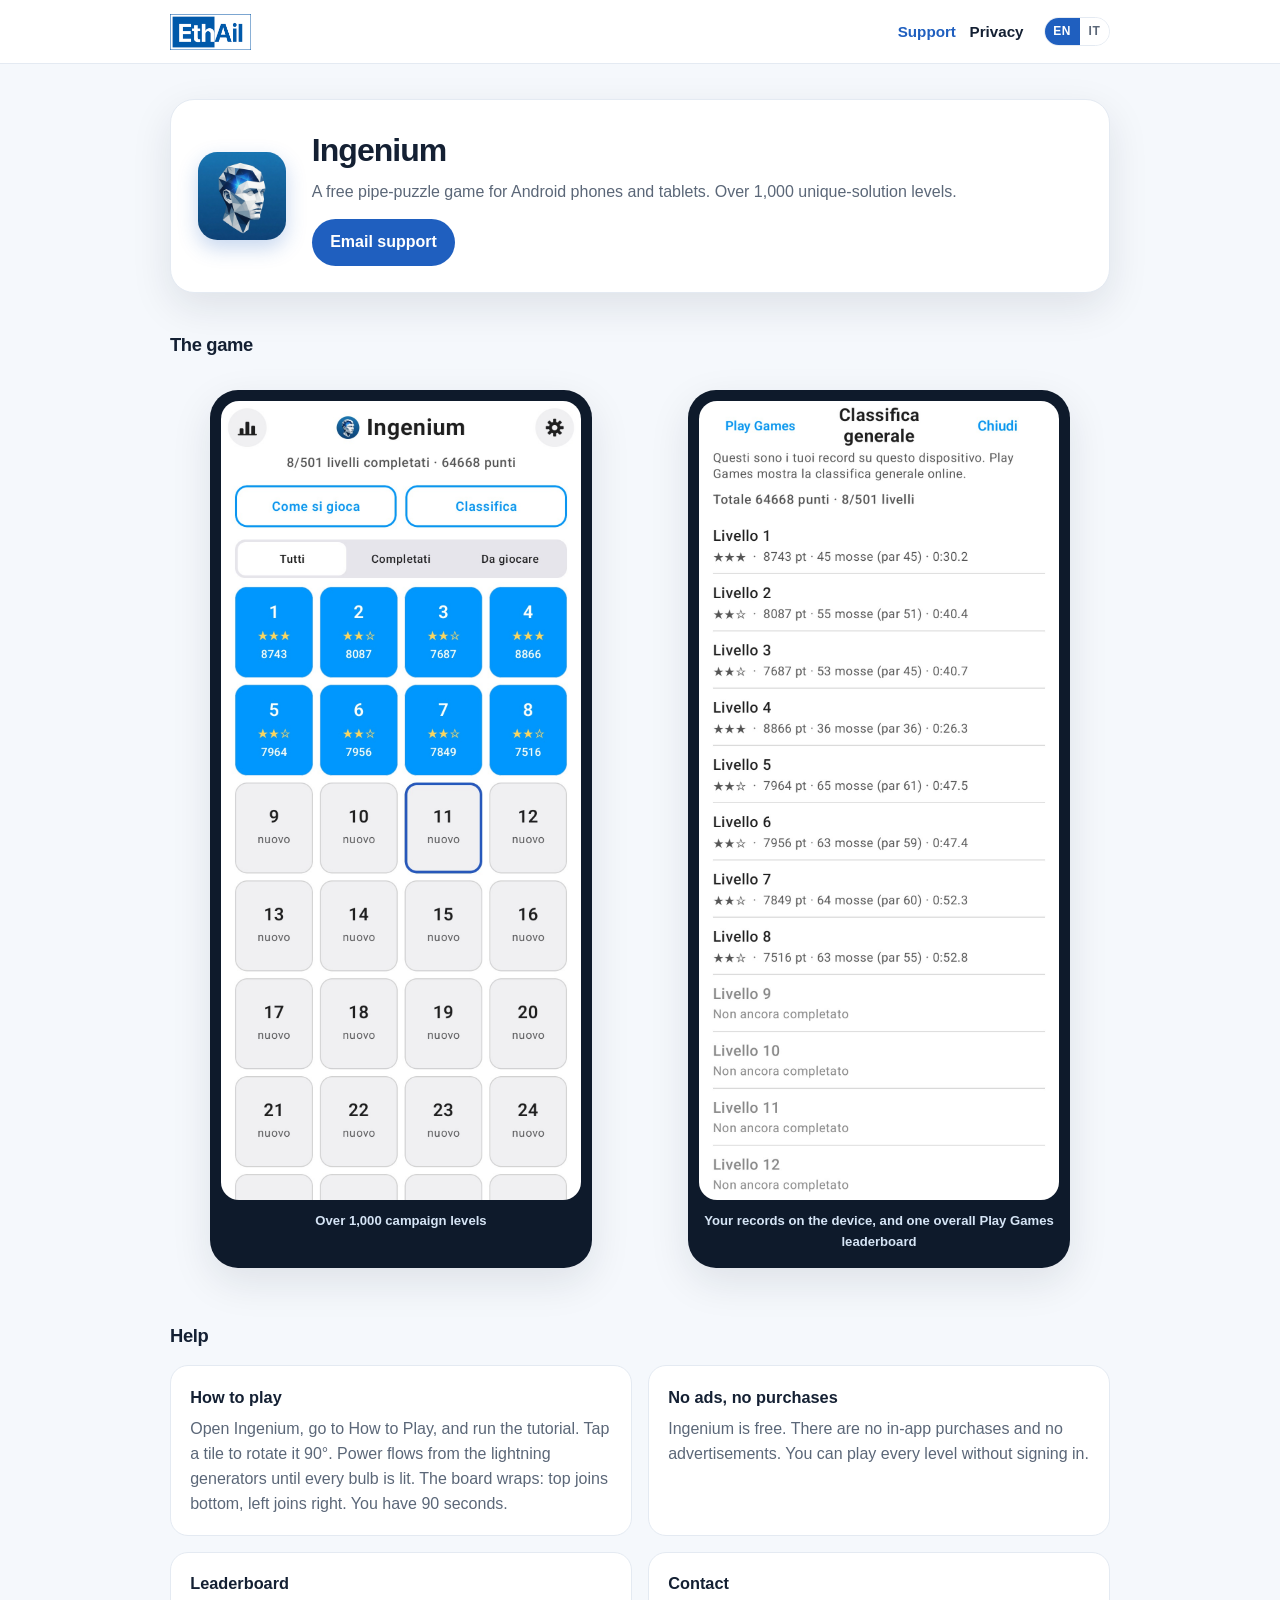
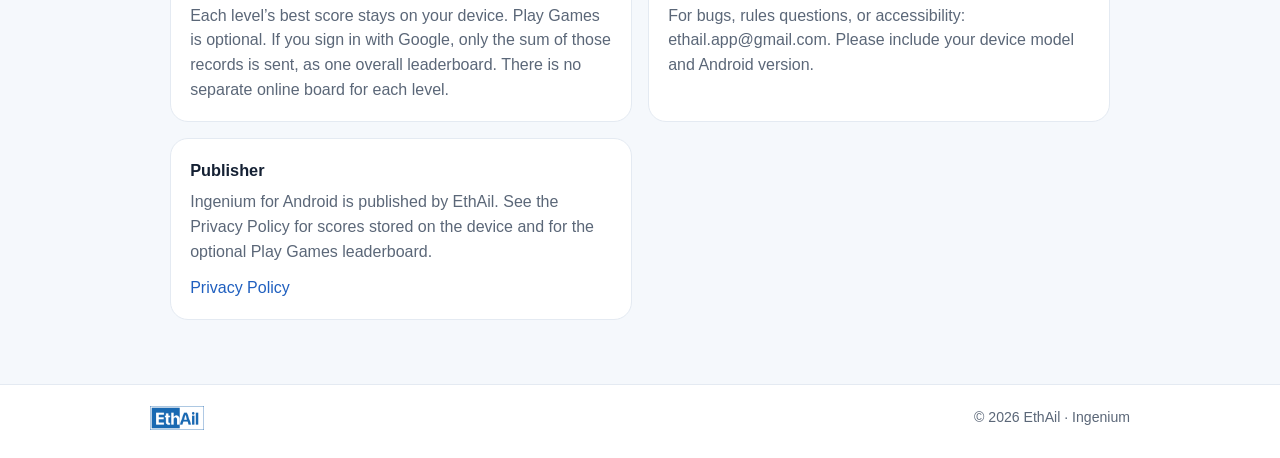
<file: index.html>
<!DOCTYPE html>
<html lang="en">
<head>
  <meta charset="utf-8">
  <meta name="viewport" content="width=device-width, initial-scale=1">
  <title>Ingenium — Android Support</title>
  <link rel="icon" href="assets/favicon.png">
  <link rel="apple-touch-icon" href="assets/app-icon.png">
  <link rel="stylesheet" href="styles.css">
</head>
<body>
  <header class="header">
    <div class="header-inner">
      <a class="brand" href="index.html" aria-label="EthAil">
        <img src="assets/ethail-logo.png" alt="EthAil">
      </a>
      <nav class="nav">
        <a class="active" href="index.html" data-en="Support" data-it="Supporto">Support</a>
        <a href="privacy.html">Privacy</a>
        <div class="lang" role="group" aria-label="Language">
          <button type="button" data-lang="en" class="on">EN</button>
          <button type="button" data-lang="it">IT</button>
        </div>
      </nav>
    </div>
  </header>

  <main class="wrap">
    <section class="hero">
      <img class="app-icon" src="assets/app-icon.png" alt="Ingenium">
      <div>
        <h1>Ingenium</h1>
        <p class="tag" data-en="A free pipe-puzzle game for Android phones and tablets. Over 1,000 unique-solution levels." data-it="Un puzzle di cavi gratuito per telefoni e tablet Android. Oltre 1.000 livelli a soluzione unica.">A free pipe-puzzle game for Android phones and tablets. Over 1,000 unique-solution levels.</p>
        <a class="cta" href="mailto:ethail.app@gmail.com" data-en="Email support" data-it="Scrivi al supporto">Email support</a>
      </div>
    </section>

    <h2 class="section-title" data-en="The game" data-it="Il gioco">The game</h2>
    <div class="shots">
      <figure class="shot">
        <img src="assets/shot-levels.jpg" alt="Level select">
        <figcaption data-en="Over 1,000 campaign levels" data-it="Oltre 1.000 livelli della campagna">Over 1,000 campaign levels</figcaption>
      </figure>
      <figure class="shot">
        <img src="assets/shot-leaderboard.jpg" alt="Overall records">
        <figcaption data-en="Your records on the device, and one overall Play Games leaderboard" data-it="I record sul dispositivo e una sola classifica generale su Play Games">Your records on the device, and one overall Play Games leaderboard</figcaption>
      </figure>
    </div>

    <h2 class="section-title" data-en="Help" data-it="Aiuto">Help</h2>
    <div class="grid">
      <article class="card">
        <h2 data-en="How to play" data-it="Come si gioca">How to play</h2>
        <p data-en="Open Ingenium, go to How to Play, and run the tutorial. Tap a tile to rotate it 90°. Power flows from the lightning generators until every bulb is lit. The board wraps: top joins bottom, left joins right. You have 90 seconds." data-it="Apri Ingenium, vai su Come si gioca e avvia il tutorial. Tocca una casella per ruotarla di 90°. L’energia parte dai generatori (fulmine) fino ad accendere tutte le lampadine. Il tabellone è un anello: alto tocca basso, sinistra tocca destra. Hai 90 secondi.">Open Ingenium, go to How to Play, and run the tutorial. Tap a tile to rotate it 90°. Power flows from the lightning generators until every bulb is lit. The board wraps: top joins bottom, left joins right. You have 90 seconds.</p>
      </article>
      <article class="card">
        <h2 data-en="No ads, no purchases" data-it="Niente pubblicità, niente acquisti">No ads, no purchases</h2>
        <p data-en="Ingenium is free. There are no in-app purchases and no advertisements. You can play every level without signing in." data-it="Ingenium è gratuito. Non ci sono acquisti in-app né pubblicità. Puoi giocare tutti i livelli senza accedere.">Ingenium is free. There are no in-app purchases and no advertisements. You can play every level without signing in.</p>
      </article>
      <article class="card">
        <h2 data-en="Leaderboard" data-it="Classifica">Leaderboard</h2>
        <p data-en="Each level’s best score stays on your device. Play Games is optional. If you sign in with Google, only the sum of those records is sent, as one overall leaderboard. There is no separate online board for each level." data-it="Il miglior punteggio di ogni livello resta sul dispositivo. Play Games è facoltativo. Se accedi con Google, viene inviata solo la somma di quei record, in un’unica classifica generale. Non c’è una classifica online per ogni livello.">Each level’s best score stays on your device. Play Games is optional. If you sign in with Google, only the sum of those records is sent, as one overall leaderboard. There is no separate online board for each level.</p>
      </article>
      <article class="card">
        <h2 data-en="Contact" data-it="Contatti">Contact</h2>
        <p data-en="For bugs, rules questions, or accessibility: ethail.app@gmail.com. Please include your device model and Android version." data-it="Per bug, regole o accessibilità: ethail.app@gmail.com. Indica modello del dispositivo e versione di Android.">For bugs, rules questions, or accessibility: ethail.app@gmail.com. Please include your device model and Android version.</p>
      </article>
      <article class="card">
        <h2 data-en="Publisher" data-it="Editore">Publisher</h2>
        <p data-en="Ingenium for Android is published by EthAil. See the Privacy Policy for scores stored on the device and for the optional Play Games leaderboard." data-it="Ingenium per Android è pubblicato da EthAil. Consulta l’informativa privacy per i punteggi sul dispositivo e per la classifica facoltativa di Play Games.">Ingenium for Android is published by EthAil. See the Privacy Policy for scores stored on the device and for the optional Play Games leaderboard.</p>
        <p><a href="privacy.html" data-en="Privacy Policy" data-it="Informativa privacy">Privacy Policy</a></p>
      </article>
    </div>
  </main>

  <footer class="footer">
    <div class="footer-inner">
      <img src="assets/ethail-logo.png" alt="EthAil">
      <span>© 2026 EthAil · Ingenium</span>
    </div>
  </footer>
  <script src="site.js"></script>
</body>
</html>
</file>
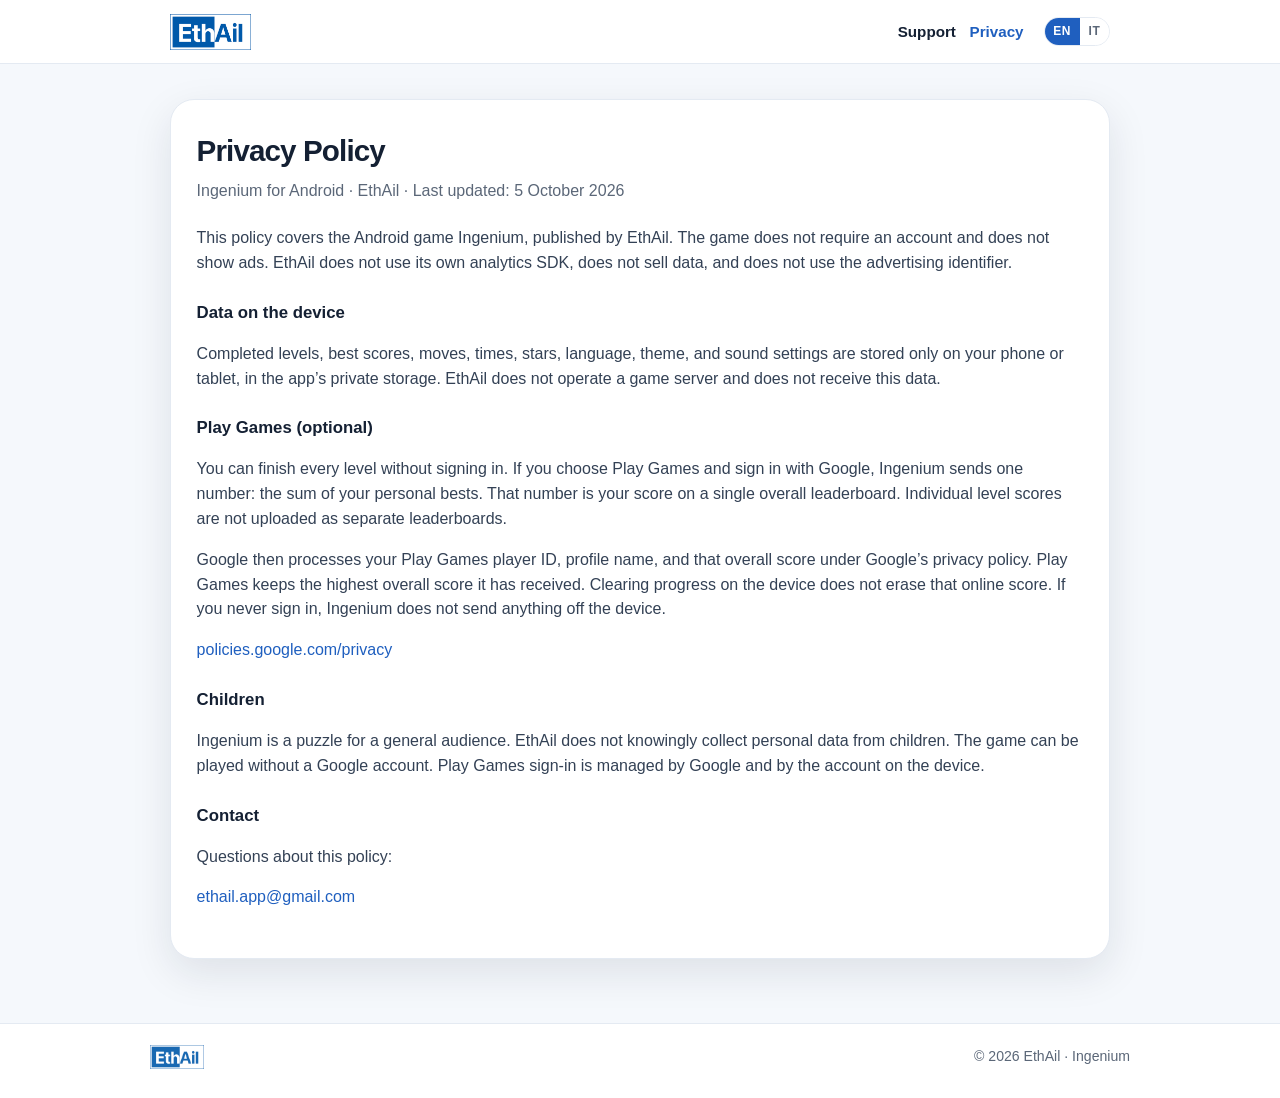
<file: privacy.html>
<!DOCTYPE html>
<html lang="en">
<head>
  <meta charset="utf-8">
  <meta name="viewport" content="width=device-width, initial-scale=1">
  <title>Ingenium — Android Privacy Policy</title>
  <link rel="icon" href="assets/favicon.png">
  <link rel="apple-touch-icon" href="assets/app-icon.png">
  <link rel="stylesheet" href="styles.css">
</head>
<body>
  <header class="header">
    <div class="header-inner">
      <a class="brand" href="index.html" aria-label="EthAil">
        <img src="assets/ethail-logo.png" alt="EthAil">
      </a>
      <nav class="nav">
        <a href="index.html" data-en="Support" data-it="Supporto">Support</a>
        <a class="active" href="privacy.html">Privacy</a>
        <div class="lang" role="group" aria-label="Language">
          <button type="button" data-lang="en" class="on">EN</button>
          <button type="button" data-lang="it">IT</button>
        </div>
      </nav>
    </div>
  </header>

  <main class="wrap">
    <article class="article">
      <h1 data-en="Privacy Policy" data-it="Informativa privacy">Privacy Policy</h1>
      <p class="meta" data-en="Ingenium for Android · EthAil · Last updated: 5 October 2026" data-it="Ingenium per Android · EthAil · Aggiornata: 5 ottobre 2026">Ingenium for Android · EthAil · Last updated: 5 October 2026</p>

      <p data-en="This policy covers the Android game Ingenium, published by EthAil. The game does not require an account and does not show ads. EthAil does not use its own analytics SDK, does not sell data, and does not use the advertising identifier." data-it="Questa informativa riguarda il gioco Android Ingenium, pubblicato da EthAil. Il gioco non richiede un account e non mostra pubblicità. EthAil non usa un proprio SDK di analytics, non vende dati e non usa l’identificatore pubblicitario.">This policy covers the Android game Ingenium, published by EthAil. The game does not require an account and does not show ads. EthAil does not use its own analytics SDK, does not sell data, and does not use the advertising identifier.</p>

      <h2 data-en="Data on the device" data-it="Dati sul dispositivo">Data on the device</h2>
      <p data-en="Completed levels, best scores, moves, times, stars, language, theme, and sound settings are stored only on your phone or tablet, in the app’s private storage. EthAil does not operate a game server and does not receive this data." data-it="Livelli completati, punteggi migliori, mosse, tempi, stelle, lingua, tema e audio restano solo sul telefono o sul tablet, nella memoria privata dell’app. EthAil non ha un server di gioco e non riceve questi dati.">Completed levels, best scores, moves, times, stars, language, theme, and sound settings are stored only on your phone or tablet, in the app’s private storage. EthAil does not operate a game server and does not receive this data.</p>

      <h2 data-en="Play Games (optional)" data-it="Play Games (facoltativo)">Play Games (optional)</h2>
      <p data-en="You can finish every level without signing in. If you choose Play Games and sign in with Google, Ingenium sends one number: the sum of your personal bests. That number is your score on a single overall leaderboard. Individual level scores are not uploaded as separate leaderboards." data-it="Puoi finire ogni livello senza accedere. Se scegli Play Games e accedi con Google, Ingenium invia un solo numero: la somma dei tuoi record. Quel numero è il punteggio di un’unica classifica generale. I punteggi dei singoli livelli non vengono caricati come classifiche separate.">You can finish every level without signing in. If you choose Play Games and sign in with Google, Ingenium sends one number: the sum of your personal bests. That number is your score on a single overall leaderboard. Individual level scores are not uploaded as separate leaderboards.</p>
      <p data-en="Google then processes your Play Games player ID, profile name, and that overall score under Google’s privacy policy. Play Games keeps the highest overall score it has received. Clearing progress on the device does not erase that online score. If you never sign in, Ingenium does not send anything off the device." data-it="Google tratta quindi l’ID giocatore di Play Games, il nome del profilo e quel punteggio generale secondo l’informativa privacy di Google. Play Games conserva il punteggio generale più alto ricevuto. Azzerare i progressi sul dispositivo non cancella quel punteggio online. Se non accedi mai, Ingenium non invia nulla fuori dal dispositivo.">Google then processes your Play Games player ID, profile name, and that overall score under Google’s privacy policy. Play Games keeps the highest overall score it has received. Clearing progress on the device does not erase that online score. If you never sign in, Ingenium does not send anything off the device.</p>
      <p><a href="https://policies.google.com/privacy">policies.google.com/privacy</a></p>

      <h2 data-en="Children" data-it="Minori">Children</h2>
      <p data-en="Ingenium is a puzzle for a general audience. EthAil does not knowingly collect personal data from children. The game can be played without a Google account. Play Games sign-in is managed by Google and by the account on the device." data-it="Ingenium è un puzzle per un pubblico generico. EthAil non raccoglie consapevolmente dati personali di minori. Si può giocare senza un account Google. L’accesso a Play Games è gestito da Google e dall’account presente sul dispositivo.">Ingenium is a puzzle for a general audience. EthAil does not knowingly collect personal data from children. The game can be played without a Google account. Play Games sign-in is managed by Google and by the account on the device.</p>

      <h2 data-en="Contact" data-it="Contatti">Contact</h2>
      <p data-en="Questions about this policy:" data-it="Domande su questa informativa:">Questions about this policy:</p>
      <p><a href="mailto:ethail.app@gmail.com">ethail.app@gmail.com</a></p>
    </article>
  </main>

  <footer class="footer">
    <div class="footer-inner">
      <img src="assets/ethail-logo.png" alt="EthAil">
      <span>© 2026 EthAil · Ingenium</span>
    </div>
  </footer>
  <script src="site.js"></script>
</body>
</html>
</file>
<file: styles.css>
:root {
  --blue: #1f5fbf;
  --blue-dark: #164a96;
  --ink: #142033;
  --muted: #5b6778;
  --line: #e4eaf2;
  --bg: #f5f8fc;
  --card: #ffffff;
  --radius: 18px;
  --shadow: 0 14px 40px rgba(20, 32, 51, 0.10);
}

* { box-sizing: border-box; }
html, body { margin: 0; }
body {
  font-family: -apple-system, BlinkMacSystemFont, "Segoe UI", Helvetica, Arial, sans-serif;
  color: var(--ink);
  background: var(--bg);
  line-height: 1.55;
}

a { color: var(--blue); text-decoration: none; }
a:hover { text-decoration: underline; }

.header {
  background: #fff;
  border-bottom: 1px solid var(--line);
  position: sticky;
  top: 0;
  z-index: 10;
}
.header-inner {
  max-width: 980px;
  margin: 0 auto;
  padding: 0.85rem 1.25rem;
  display: flex;
  align-items: center;
  justify-content: space-between;
  gap: 1rem;
}
.brand img {
  display: block;
  height: 36px;
  width: auto;
}
.nav {
  display: flex;
  align-items: center;
  gap: 0.85rem;
  font-size: 0.95rem;
  font-weight: 600;
}
.nav a { color: var(--ink); }
.nav a.active { color: var(--blue); }
.lang {
  display: inline-flex;
  border: 1px solid var(--line);
  border-radius: 999px;
  overflow: hidden;
  margin-left: 0.4rem;
}
.lang button {
  border: 0;
  background: #fff;
  color: var(--muted);
  font: inherit;
  font-size: 0.75rem;
  font-weight: 700;
  letter-spacing: 0.04em;
  padding: 0.28rem 0.55rem;
  cursor: pointer;
}
.lang button.on {
  background: var(--blue);
  color: #fff;
}

.wrap { max-width: 980px; margin: 0 auto; padding: 2.2rem 1.25rem 4rem; }

.hero {
  display: grid;
  grid-template-columns: auto 1fr;
  gap: 1.4rem 1.6rem;
  align-items: center;
  background: var(--card);
  border: 1px solid var(--line);
  border-radius: 24px;
  padding: 1.6rem 1.7rem;
  box-shadow: var(--shadow);
}
.app-icon {
  width: 88px;
  height: 88px;
  border-radius: 22%;
  box-shadow: 0 8px 20px rgba(31, 95, 191, 0.25);
}
.hero h1 { margin: 0 0 0.25rem; font-size: 2rem; letter-spacing: -0.03em; }
.hero .tag { margin: 0 0 0.9rem; color: var(--muted); }
.cta {
  display: inline-block;
  background: var(--blue);
  color: #fff !important;
  text-decoration: none !important;
  font-weight: 650;
  border-radius: 999px;
  padding: 0.7rem 1.15rem;
}
.cta:hover { background: var(--blue-dark); }

.section-title {
  margin: 2.4rem 0 0.9rem;
  font-size: 1.15rem;
  letter-spacing: -0.02em;
}

.shots {
  display: grid;
  grid-template-columns: repeat(2, minmax(0, 1fr));
  gap: 1rem;
}
.shot {
  background: #0e1a2b;
  border-radius: 28px;
  padding: 0.7rem 0.7rem 1rem;
  text-align: center;
  color: #d5e4f5;
  box-shadow: var(--shadow);
}
.shot img {
  width: 100%;
  height: auto;
  border-radius: 18px;
  display: block;
}
.shot figcaption {
  margin-top: 0.7rem;
  font-size: 0.82rem;
  font-weight: 600;
}

.grid {
  display: grid;
  grid-template-columns: 1fr 1fr;
  gap: 1rem;
}
.card {
  background: var(--card);
  border: 1px solid var(--line);
  border-radius: var(--radius);
  padding: 1.15rem 1.2rem;
}
.card h2 { margin: 0 0 0.45rem; font-size: 1.02rem; }
.card p { margin: 0; color: var(--muted); }
.card p + p { margin-top: 0.7rem; }

.article {
  background: var(--card);
  border: 1px solid var(--line);
  border-radius: 24px;
  padding: 1.7rem 1.6rem 2rem;
  box-shadow: var(--shadow);
}
.article h1 { margin: 0 0 0.35rem; font-size: 1.85rem; letter-spacing: -0.03em; }
.article .meta { margin: 0 0 1.4rem; color: var(--muted); }
.article h2 { margin: 1.5rem 0 0.4rem; font-size: 1.05rem; }
.article p { color: #334155; }
code { font-size: 0.9em; }

.footer {
  border-top: 1px solid var(--line);
  background: #fff;
  padding: 1.3rem 1.25rem 1.8rem;
  color: var(--muted);
  font-size: 0.88rem;
}
.footer-inner {
  max-width: 980px;
  margin: 0 auto;
  display: flex;
  justify-content: space-between;
  gap: 1rem;
  align-items: center;
}
.footer img { height: 24px; width: auto; opacity: 0.9; }

[hidden] { display: none !important; }

@media (max-width: 760px) {
  .hero { grid-template-columns: 1fr; }
  .shots, .grid { grid-template-columns: 1fr; }
  .header-inner { flex-wrap: wrap; }
  .brand img { height: 30px; }
  .footer-inner { flex-direction: column; align-items: flex-start; }
}
</file>
